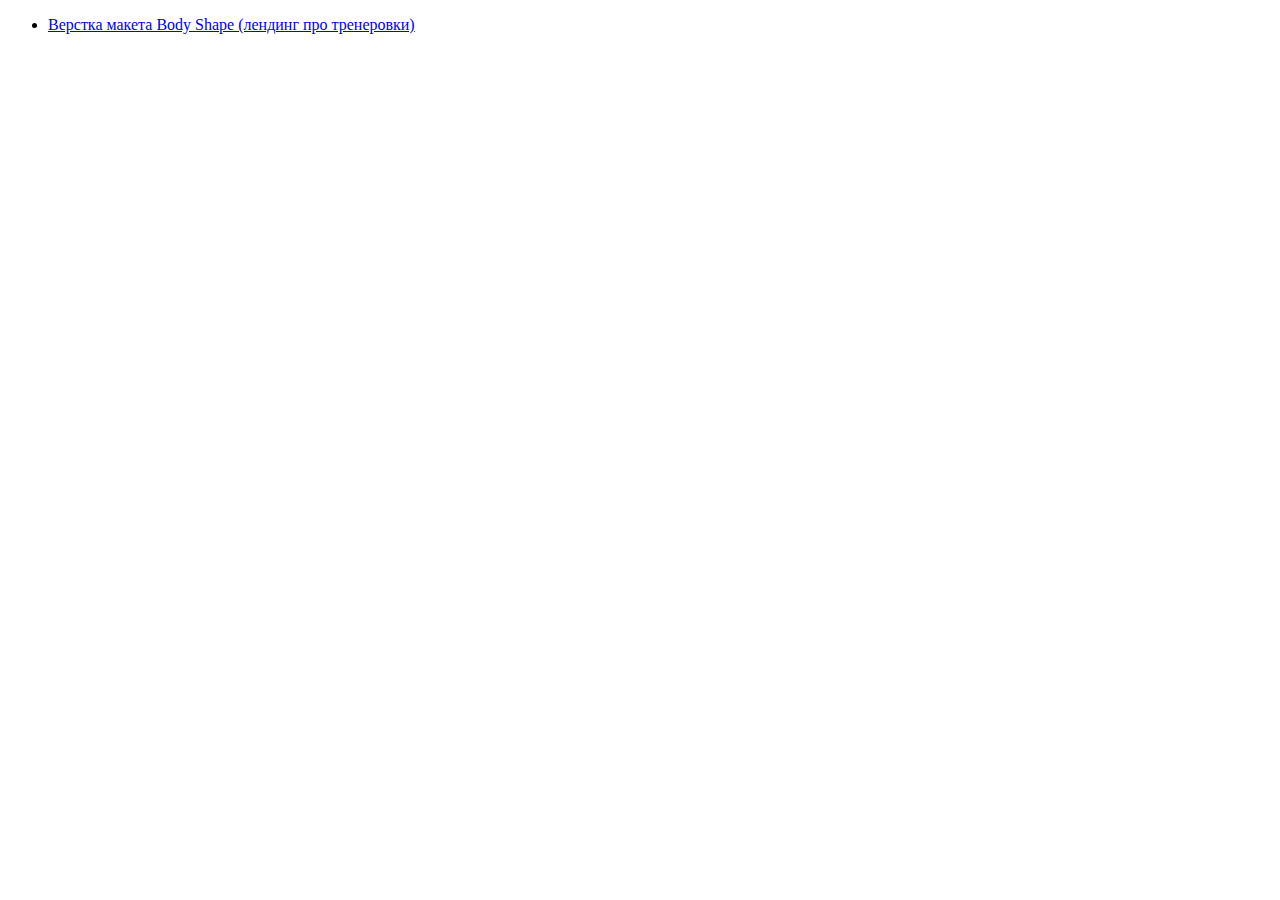
<file: index.html>
<!DOCTYPE html>
<html lang="en">
<head>
  <meta charset="UTF-8">
  <meta name="viewport" content="width=device-width, initial-scale=1.0">
  <title>Web Portfolio</title>
</head>
<body>
 

  <div class="portfolio">
    <ul class="portfolio__list">
      <li class="portfolio__item">
        <a href="./projects/webcademy_html-css-js_body-shape/index.html" target="_blank">
          Верстка макета Body Shape (лендинг про тренеровки)
        </a>
      </li>
    </ul>
  </div>

</body>
</html>
</file>
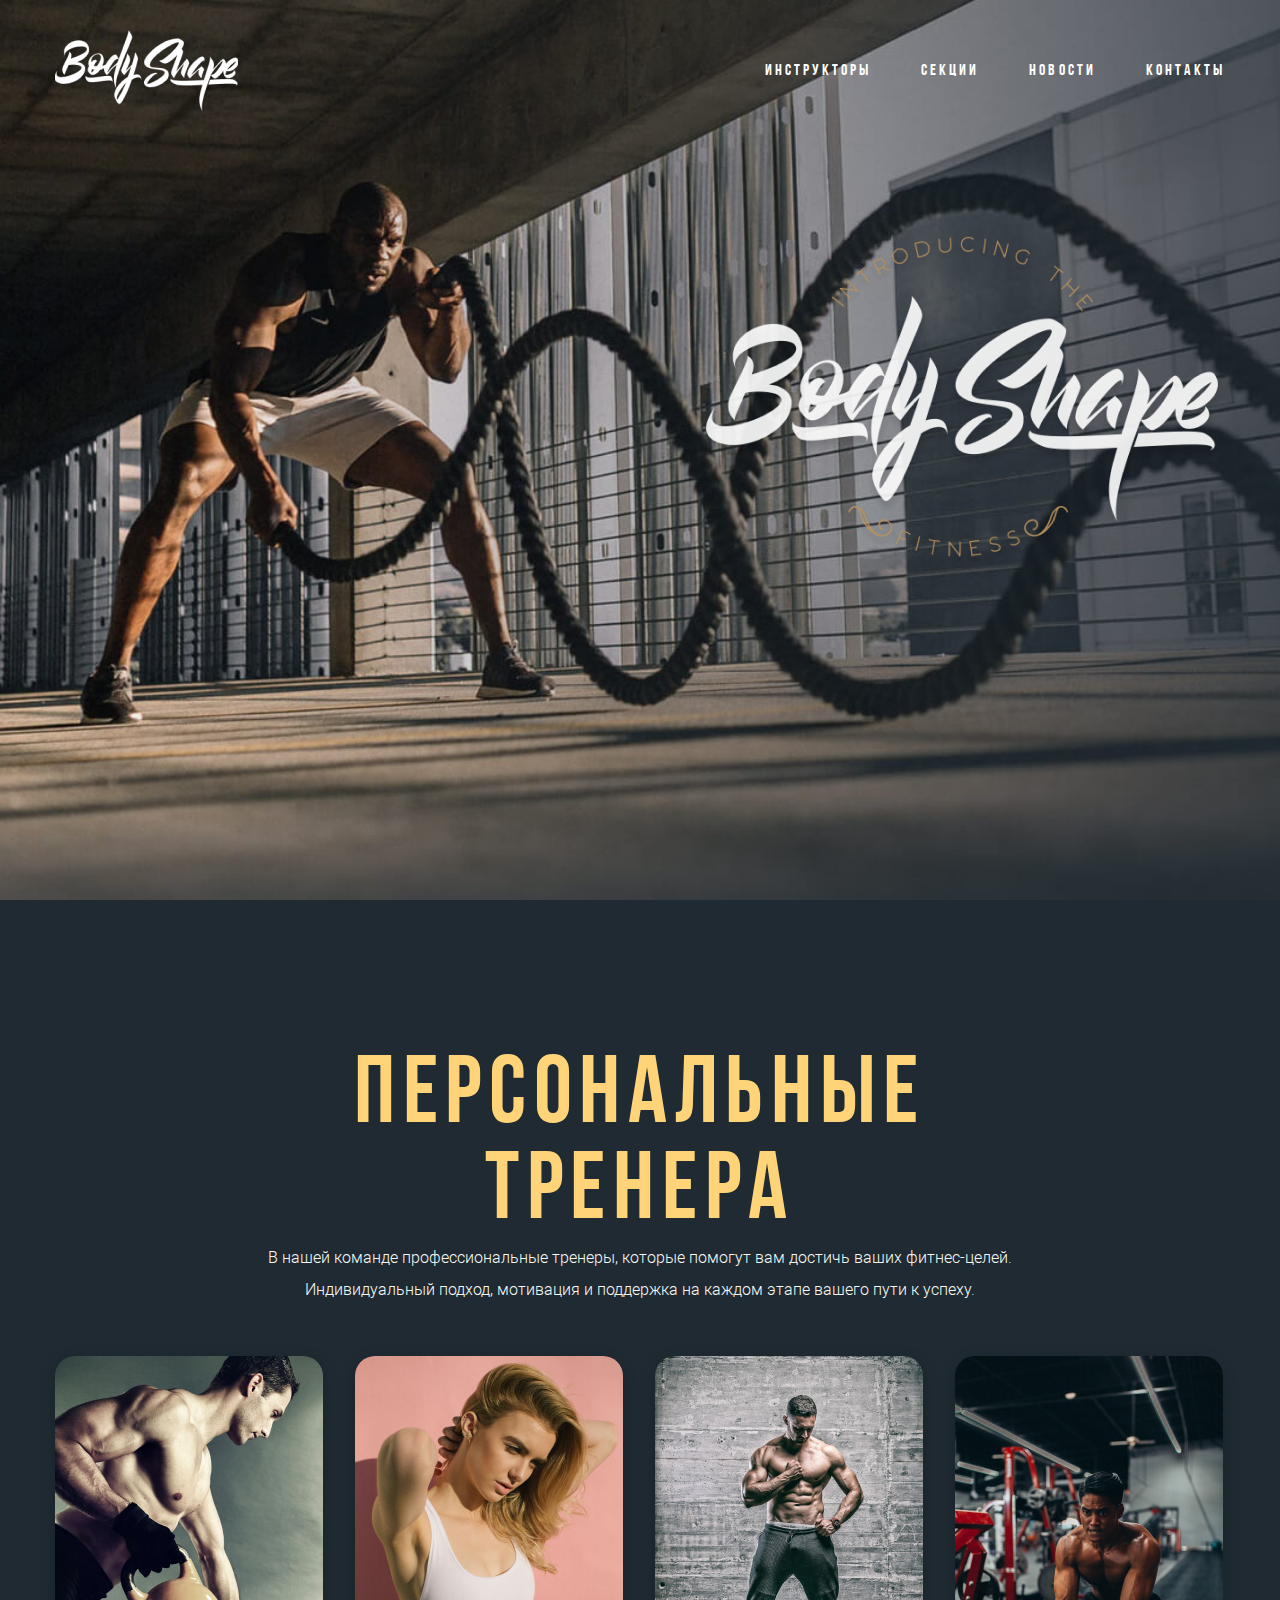
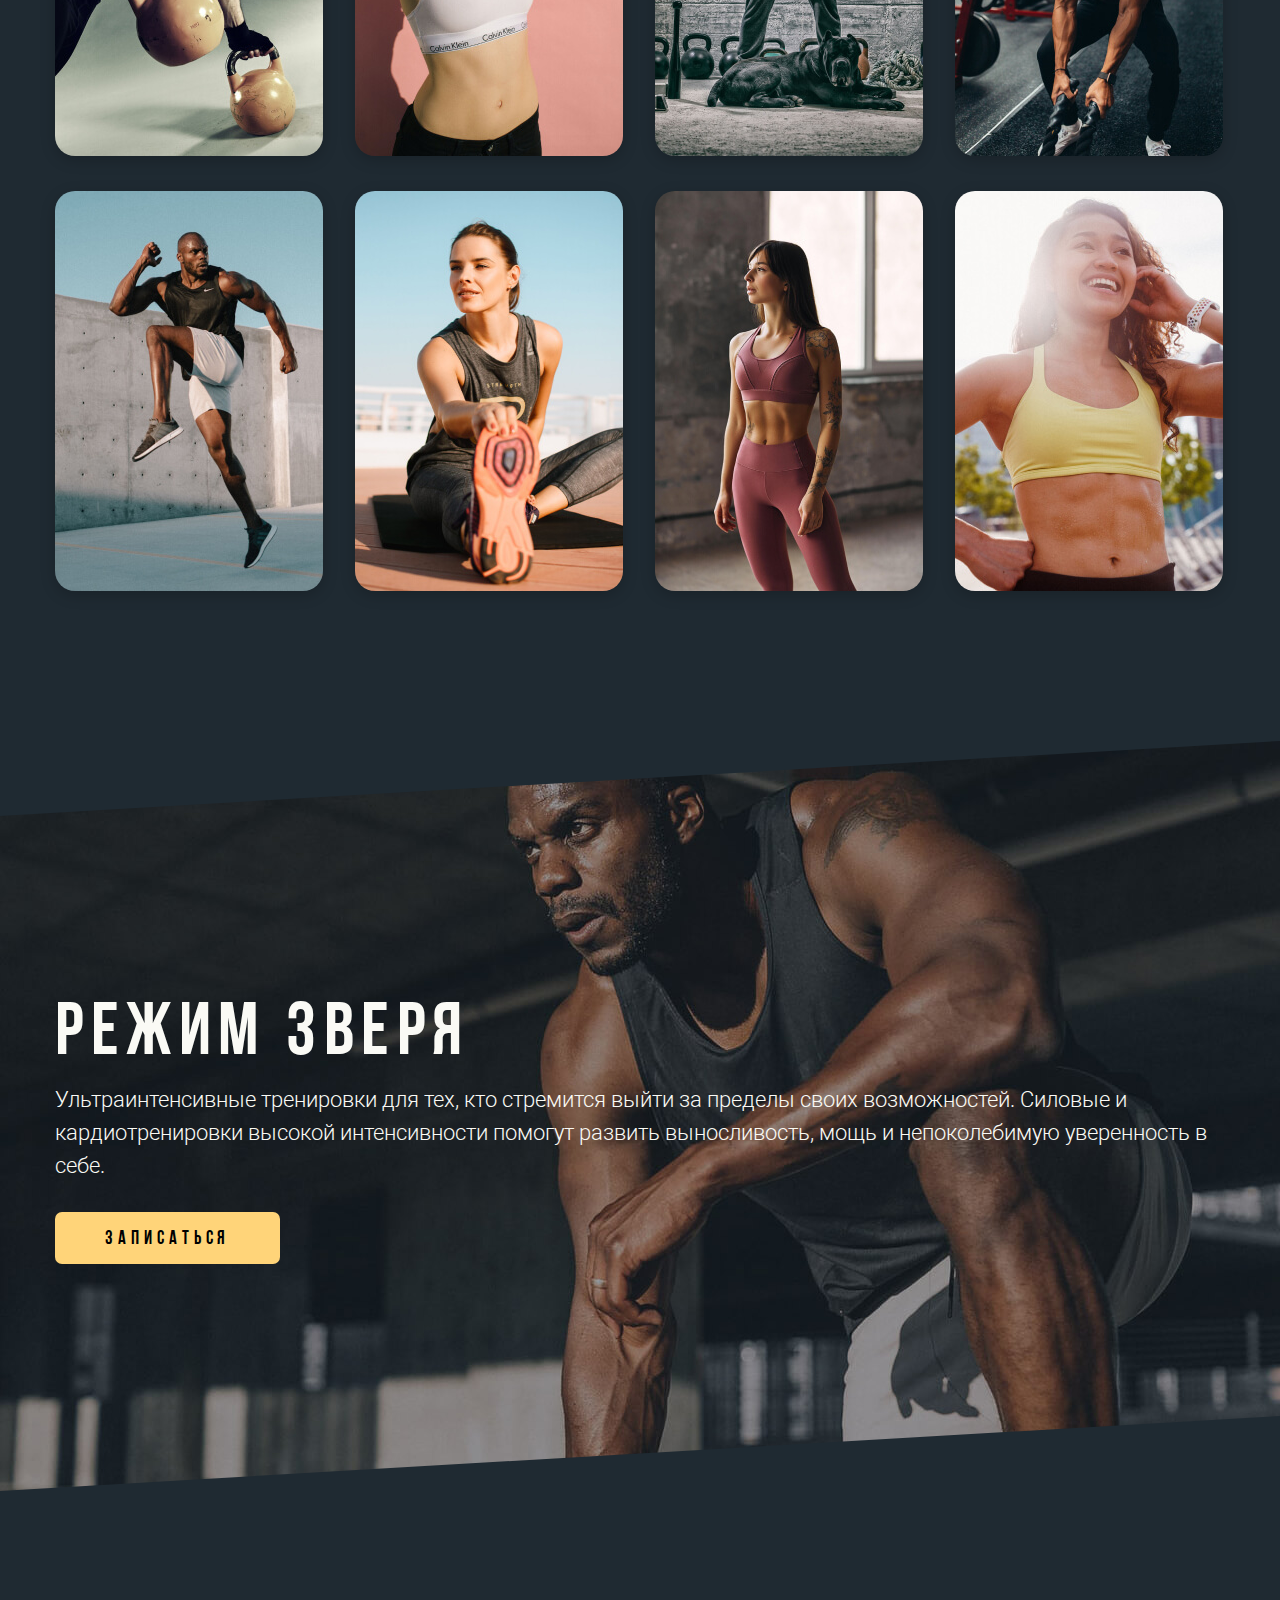
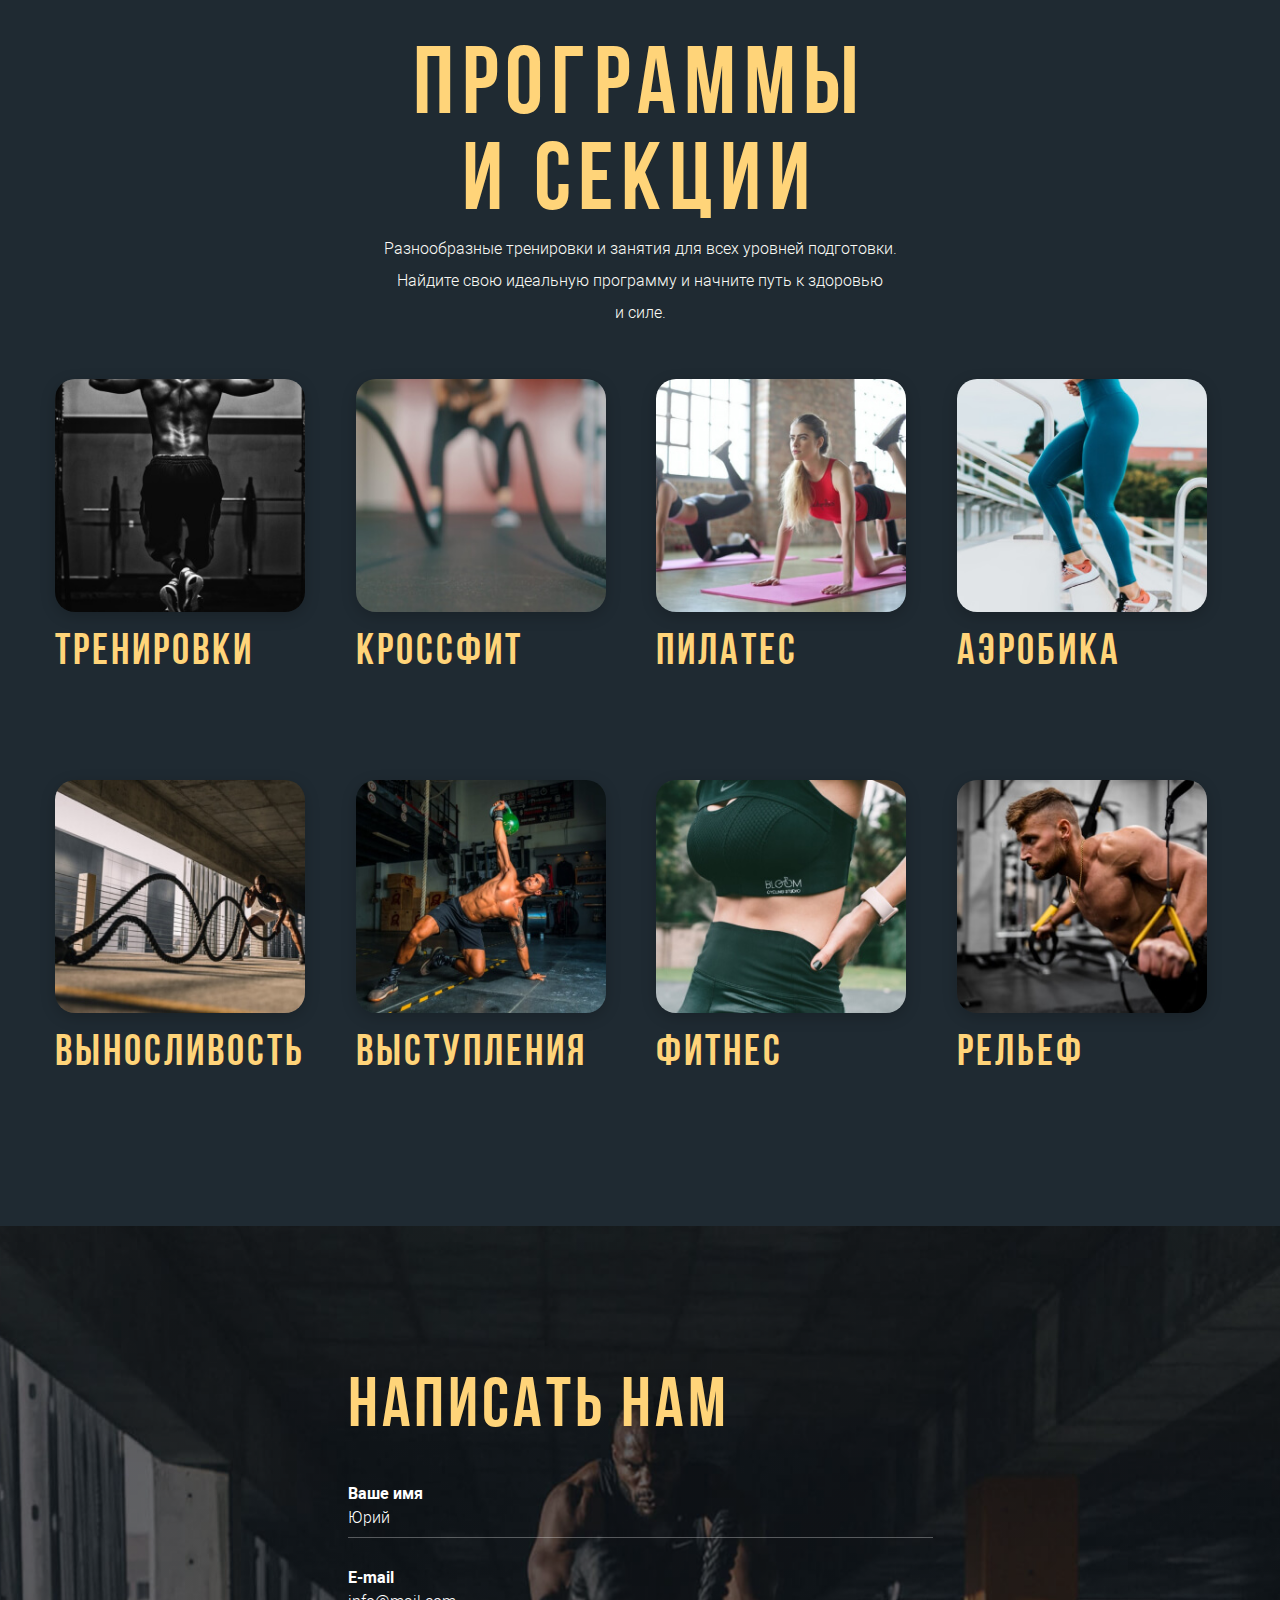
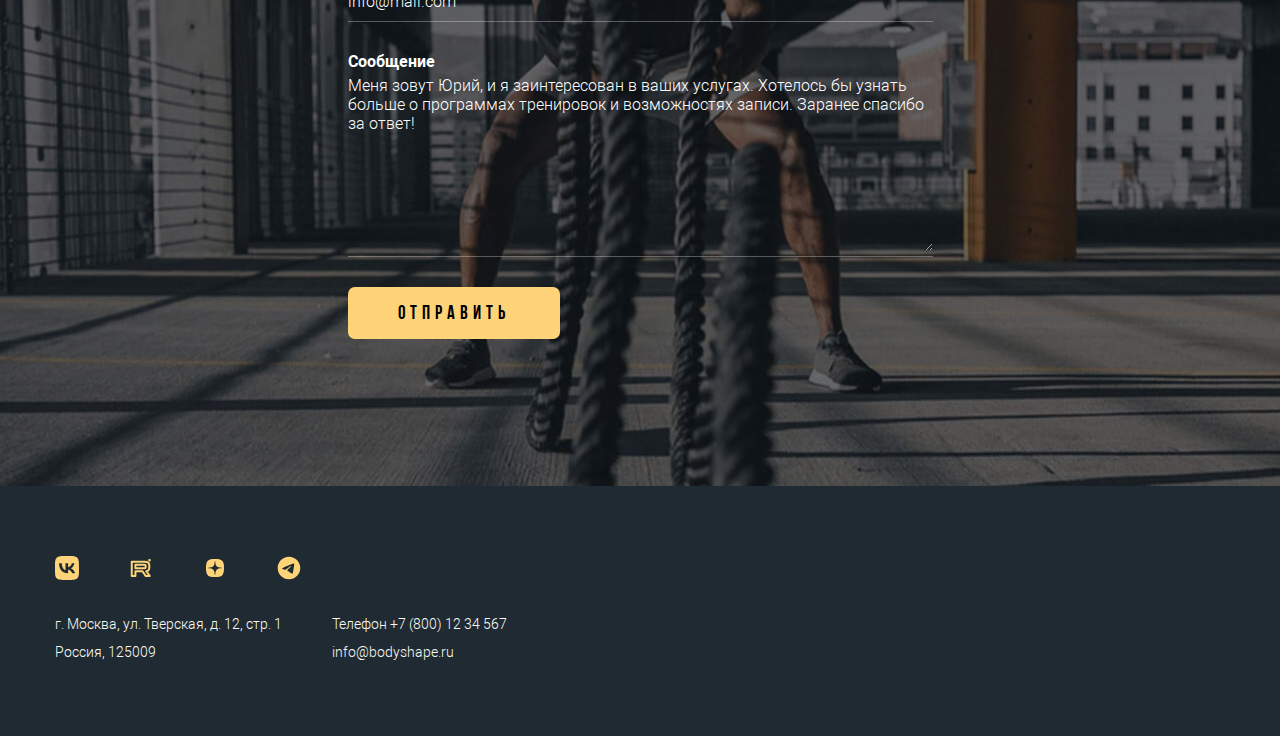
<file: projects/webcademy_html-css-js_body-shape/index.html>
<!DOCTYPE html>
<html lang="ru">
<head>
  <meta charset="UTF-8">
  <meta name="viewport" content="width=device-width, initial-scale=1.0">
  <title>BodyShape</title>
  <link rel="icon" type="image/x-icon" href="./images/favicons/favicon.svg">
  <link rel="apple-touch-icon" sizes="180x180" href="./images/favicons/apple-touch-icon.png">
  <link rel="stylesheet" href="./css/main.css">
</head>
<body>
  <header class="header bg" style="background-image: image-set(url('./images/hero/hero-bg.jpg') 1x, url('./images/hero/hero-bg@2x.jpg') 2x);">
    <div class="container">
      <nav class="header-row">
        <a class="header-logo" href="#!">
          <img 
          src="./images/hero/logo.png" 
          srcset="./images/hero/logo@2x.png 2x"
          alt="Логотип BodyShape" width="183" height="81">
        </a>

        <ul class="header-nav">
          <li><a href="#!">Инструкторы</a></li>
          <li><a href="#!">Секции</a></li>
          <li><a href="#!">Новости</a></li>
          <li><a href="#!">Контакты</a></li>
        </ul>
      </nav>

      <div class="header-img">
        <img src="./images/hero/hero-logo.png" 
        srcset="./images/hero/hero-logo@2x.png 2x"
        alt="BodyShape" width="526" height="332">
      </div>
    </div>
  </header>
  <main class="main">
    <section class="section">
      <div class="container">
        <header class="section-header">
          <h2 class="section-title">
            ПЕРСОНАЛЬНЫЕ ТРЕНЕРА
          </h2>

          <p>
            В&nbsp;нашей команде профессиональные тренеры, которые помогут вам достичь ваших фитнес-целей. Индивидуальный подход, мотивация и&nbsp;поддержка на&nbsp;каждом этапе вашего пути к&nbsp;успеху.
          </p>
        </header>

        <div class="section-trainers-grid">
          <a class="card-trainer" href="#!">
            <h3 class="card-trainer-name">vincenzo graham</h3>
            <img class="card-trainer-img"
            src="./images/trainers/trainer-01.jpg" 
            src="./images/trainers/trainer-01@2x.jpg 2x" 
            width="268" height="400" alt="Тренер">
          </a>
          <a class="card-trainer" href="#!">
            <h3 class="card-trainer-name">vincenzo graham</h3>
            <img class="card-trainer-img"
            src="./images/trainers/trainer-02.jpg" 
            src="./images/trainers/trainer-02@2x.jpg 2x" 
            width="268" height="400" alt="Тренер">
          </a>
          <a class="card-trainer" href="#!">
            <h3 class="card-trainer-name">vincenzo graham</h3>
            <img class="card-trainer-img"
            src="./images/trainers/trainer-03.jpg" 
            src="./images/trainers/trainer-03@2x.jpg 2x" 
            width="268" height="400" alt="Тренер">
          </a>
          <a class="card-trainer" href="#!">
            <h3 class="card-trainer-name">vincenzo graham</h3>
            <img class="card-trainer-img"
            src="./images/trainers/trainer-04.jpg" 
            src="./images/trainers/trainer-04@2x.jpg 2x" 
            width="268" height="400" alt="Тренер">
          </a>
          <a class="card-trainer" href="#!">
            <h3 class="card-trainer-name">vincenzo graham</h3>
            <img class="card-trainer-img"
            src="./images/trainers/trainer-05.jpg" 
            src="./images/trainers/trainer-05@2x.jpg 2x" 
            width="268" height="400" alt="Тренер">
          </a>
          <a class="card-trainer" href="#!">
            <h3 class="card-trainer-name">vincenzo graham</h3>
            <img class="card-trainer-img"
            src="./images/trainers/trainer-06.jpg" 
            src="./images/trainers/trainer-06@2x.jpg 2x" 
            width="268" height="400" alt="Тренер">
          </a>
          <a class="card-trainer" href="#!">
            <h3 class="card-trainer-name">vincenzo graham</h3>
            <img class="card-trainer-img"
            src="./images/trainers/trainer-07.jpg" 
            src="./images/trainers/trainer-07@2x.jpg 2x" 
            width="268" height="400" alt="Тренер">
          </a>
          <a class="card-trainer" href="#!">
            <h3 class="card-trainer-name">vincenzo graham</h3>
            <img class="card-trainer-img"
            src="./images/trainers/trainer-08.jpg" 
            src="./images/trainers/trainer-08@2x.jpg 2x" 
            width="268" height="400" alt="Тренер">
          </a>
        </div>
      </div>
    </section>
    <section class="section-beast" style="background-image: image-set(url('./images/beast/beast-bg.jpg') 1x, url('./images/beast/beast-bg@2x.jpg') 2x);">
      <div class="container">
        <div class="section-beast-title">РЕЖИМ ЗВЕРЯ</div>

        <div class="section-beast-descr">
          <p>
            Ультраинтенсивные тренировки для тех, кто стремится выйти за пределы своих возможностей. Силовые и кардиотренировки высокой интенсивности помогут развить выносливость, мощь и непоколебимую уверенность в себе.
          </p>
        </div>

          <a class="btn" href="#!">
            ЗАПИСАТЬСЯ
          </a>
      </div>
    </section>
    <section class="section section-groups">
      <div class="container">
        <header class="section-header">
          <h2 class="section-title">
            ПРОГРАММЫ
            И&nbsp;СЕКЦИИ
          </h2>

          <p>
            Разнообразные тренировки и&nbsp;занятия для всех уровней подготовки. Найдите свою идеальную программу и&nbsp;начните путь к&nbsp;здоровью и&nbsp;силе.
          </p>
        </header>

        <div class="section-groups-grid">
          <a class="card-group" href="#!">
            <img class="card-group-img" 
            src="./images/groups/program-01.jpg" 
            srcset="./images/groups/program-01@2x.jpg 2x" 
            width="268" height="250" alt="изображение тренеровки">

            <h3 class="card-group-title">тренировки</h3>
          </a>
          <a class="card-group" href="#!">
            <img class="card-group-img" 
            src="./images/groups/program-02.jpg" 
            srcset="./images/groups/program-02@2x.jpg 2x" 
            width="268" height="250" alt="изображение КРОССФИТ">

            <h3 class="card-group-title">КРОССФИТ</h3>
          </a>
          <a class="card-group" href="#!">
            <img class="card-group-img" 
            src="./images/groups/program-03.jpg" 
            srcset="./images/groups/program-03@2x.jpg 2x" 
            width="268" height="250" alt="изображение тренеровки">

            <h3 class="card-group-title">ПИЛАТЕС</h3>
          </a>
          <a class="card-group" href="#!">
            <img class="card-group-img" 
            src="./images/groups/program-04.jpg" 
            srcset="./images/groups/program-04@2x.jpg 2x" 
            width="268" height="250" alt="изображение тренеровки">

            <h3 class="card-group-title">АЭРОБИКА</h3>
          </a>
          <a class="card-group" href="#!">
            <img class="card-group-img" 
            src="./images/groups/program-05.jpg" 
            srcset="./images/groups/program-05@2x.jpg 2x" 
            width="268" height="250" alt="изображение тренеровки">

            <h3 class="card-group-title">ВЫНОСЛИВОСТЬ</h3>
          </a>
          <a class="card-group" href="#!">
            <img class="card-group-img" 
            src="./images/groups/program-06.jpg" 
            srcset="./images/groups/program-06@2x.jpg 2x" 
            width="268" height="250" alt="изображение тренеровки">

            <h3 class="card-group-title">ВЫСТУПЛЕНИЯ</h3>
          </a>
          <a class="card-group" href="#!">
            <img class="card-group-img" 
            src="./images/groups/program-07.jpg" 
            srcset="./images/groups/program-07@2x.jpg 2x" 
            width="268" height="250" alt="изображение тренеровки">

            <h3 class="card-group-title">ФИТНЕС</h3>
          </a>
          <a class="card-group" href="#!">
            <img class="card-group-img" 
            src="./images/groups/program-08.jpg" 
            srcset="./images/groups/program-08@2x.jpg 2x" 
            width="268" height="250" alt="изображение тренеровки">

            <h3 class="card-group-title">РЕЛЬЕФ</h3>
          </a>
        </div>
      </div>
    </section>
    <section class="contacts" style="background-image: 
    linear-gradient(
      rgba(0, 0, 0, 0.3),
      rgba(0, 0, 0, 0.3)
    ), image-set(
      url('./images/contacts/contact-form-bg.jpg') 1x, 
      url('./images/contacts/contact-form-bg@2x.jpg') 2x);
      ">
      <div class="container contacts-container">
        <h2 class="section-title contacts-title">НАПИСАТЬ НАМ</h2>

        <form class="contacts-form" action="">
          <fieldset class="contacts-form-group">
            <label class="contacts-form-label" for="name">Ваше имя</label>
            <input id="name" class="contacts-form-input" type="text" value="Юрий">
          </fieldset>

          <fieldset class="contacts-form-group">
            <label class="contacts-form-label" for="email">E-mail</label>
            <input id="email" class="contacts-form-input" type="email" value="info@mail.com">
          </fieldset>

          <fieldset class="contacts-form-group">
            <label class="contacts-form-label" for="text">Сообщение</label>
            <textarea id="text" class="contacts-form-textarea" id="">Меня зовут Юрий, и я заинтересован в ваших услугах. Хотелось бы узнать больше о программах тренировок и возможностях записи. Заранее спасибо за ответ!
            </textarea>
          </fieldset>

          <button class="btn" type="submit">ОТПРАВИТЬ</button>
        </form>
      </div>
    </section>
  </main>
  <footer class="footer">
    <div class="container">
      <ul class="footer-socials">
        <li>
          <a href="#!"><img src="./images/socials/vk.svg" alt="vk"></a>
        </li>
        <li>
          <a href="#!"><img src="./images/socials/rutube.svg" alt="rutube"></a>
        </li>
        <li>
          <a href="#!"><img src="./images/socials/dzen.svg" alt="dzen"></a>
        </li>
        <li>
          <a href="#!"><img src="./images/socials/telegram.svg" alt="telegram"></a>
        </li>
      </ul>

      <div class="footer-contacts">
        <address class="footer-contacts-col">
          г. Москва, ул. Тверская, д. 12, стр. 1 <br>
          Россия, 125009
        </address>
        <div class="footer-contacts-col">
          <a href="tel:+78001234567">Телефон +7 (800) 12 34 567</a>
          <a href="mailto:info@bodyshape.ru">info@bodyshape.ru</a>
        </div>
      </div>
    </div>
  </footer>
</body>
</html>
</file>
<file: projects/webcademy_html-css-js_body-shape/css/main.css>
/* Fonts */
@import "./../fonts/bebasneue/bebasneue.css";
@import "./../fonts/roboto/roboto.css";

/* Base */
@import './base/reset.css';
@import './base/base.css';

/* Blocks */
@import './blocks/header.css';
@import './blocks/section.css';
@import './blocks/card-trainer.css';
@import './blocks/btn.css';
@import './blocks/section-beast.css';
@import './blocks/card-group.css';
@import './blocks/contacts.css';
@import './blocks/footer.css';
</file>
